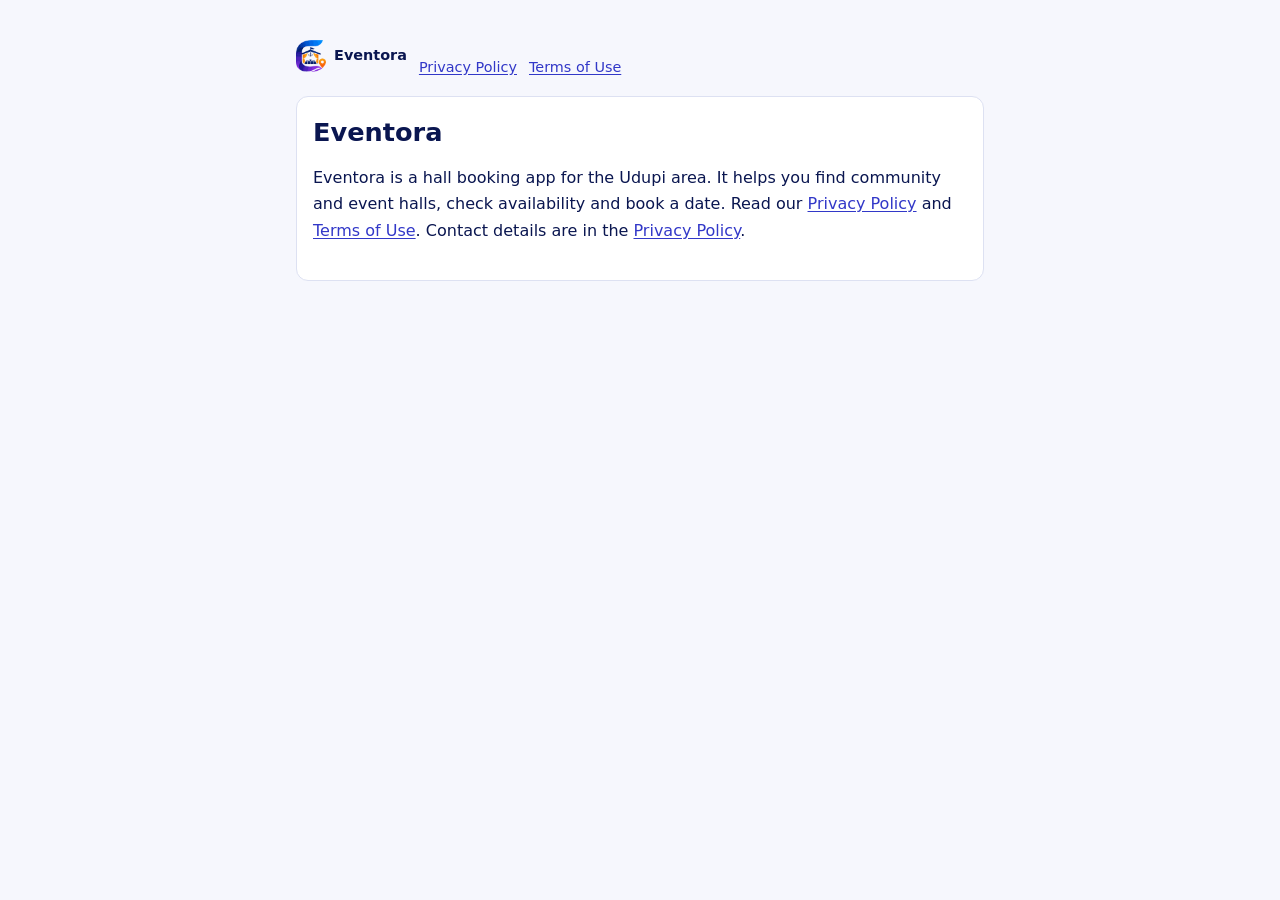
<file: index.html>
<!doctype html>
<html lang="en">
<head>
<meta charset="utf-8">
<meta name="viewport" content="width=device-width, initial-scale=1">
<title>Eventora</title>
<link rel="stylesheet" href="style.css">
</head>
<body>
<main>
<nav><a class="brand" href=""><img src="logo-mark.png" alt="" width="30" height="32">Eventora</a><a href="privacy/">Privacy Policy</a><a href="terms/">Terms of Use</a></nav>
<div class="card">
<h1>Eventora</h1>
<p>Eventora is a hall booking app for the Udupi area. It helps you find community and event halls, check availability and book a date. Read our <a href="privacy/">Privacy Policy</a> and <a href="terms/">Terms of Use</a>. Contact details are in the <a href="privacy/">Privacy Policy</a>.</p>
</div>
</main>
</body>
</html>
</file>
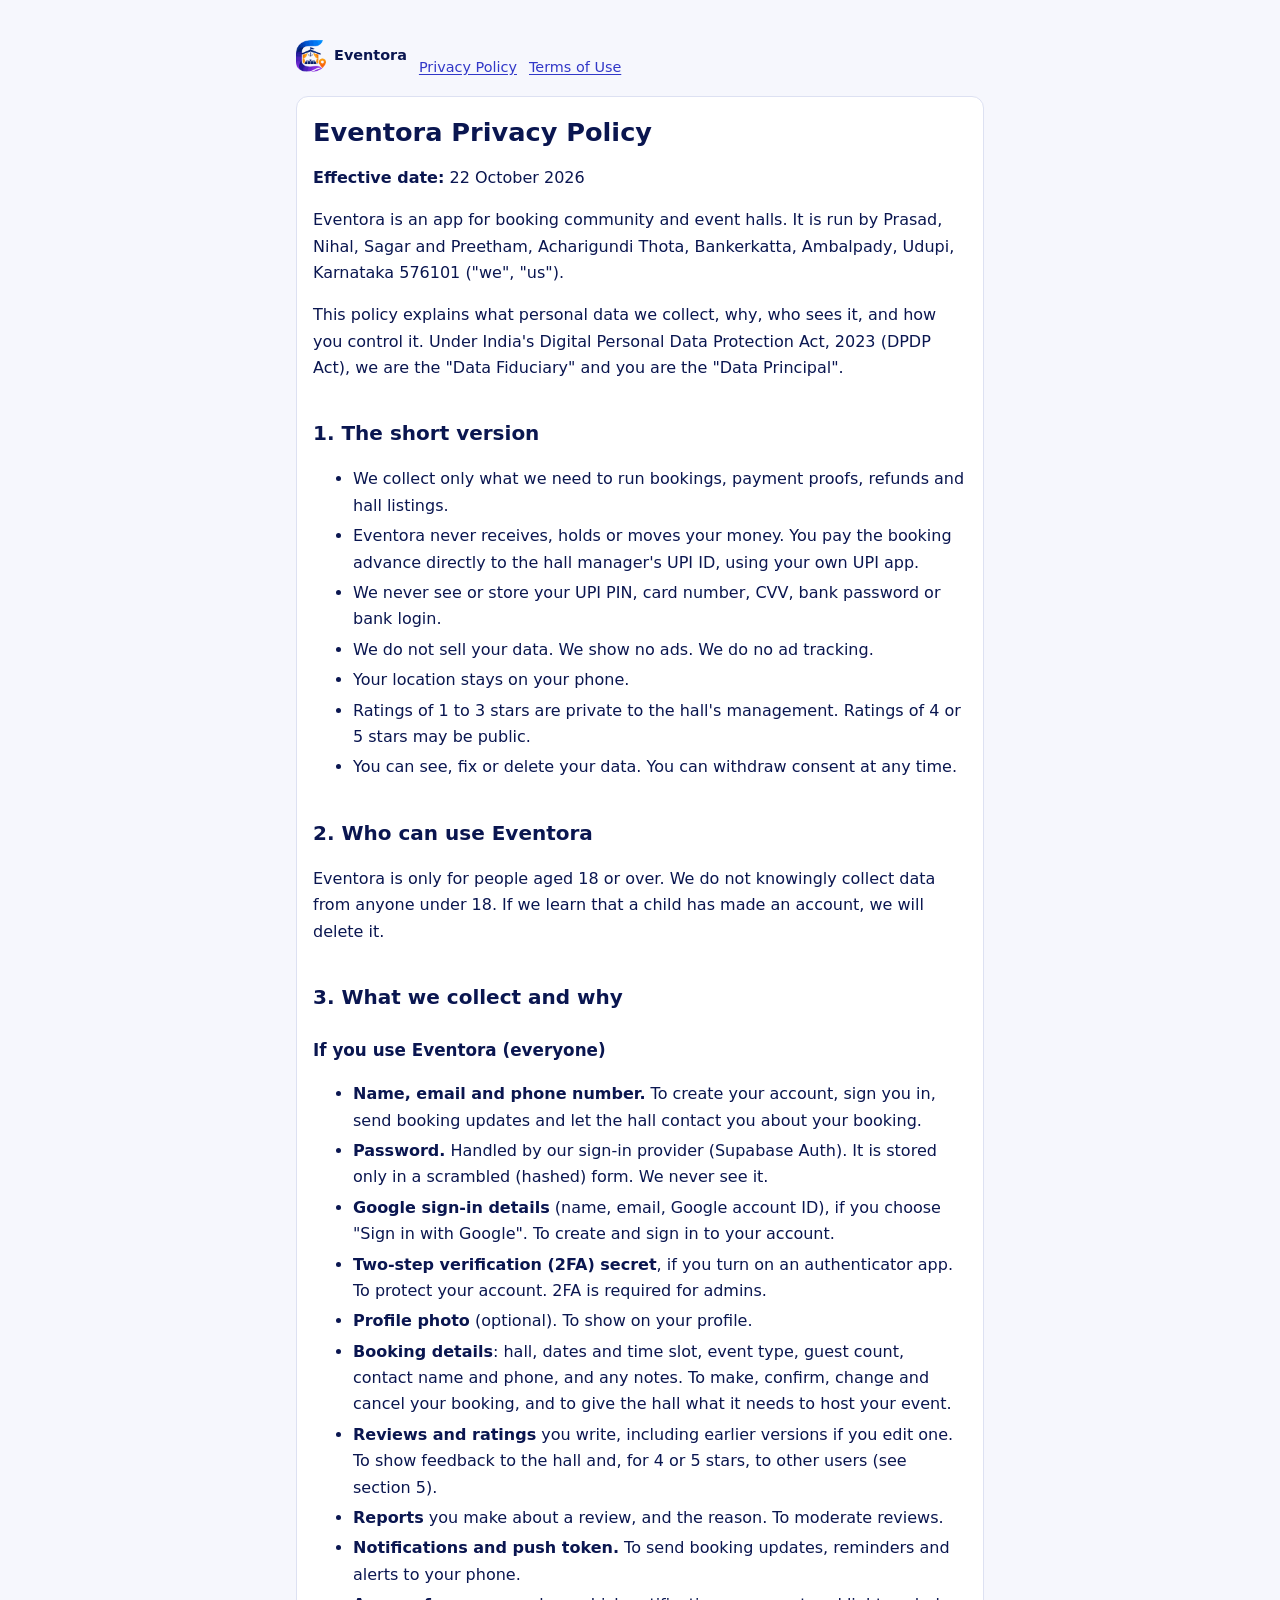
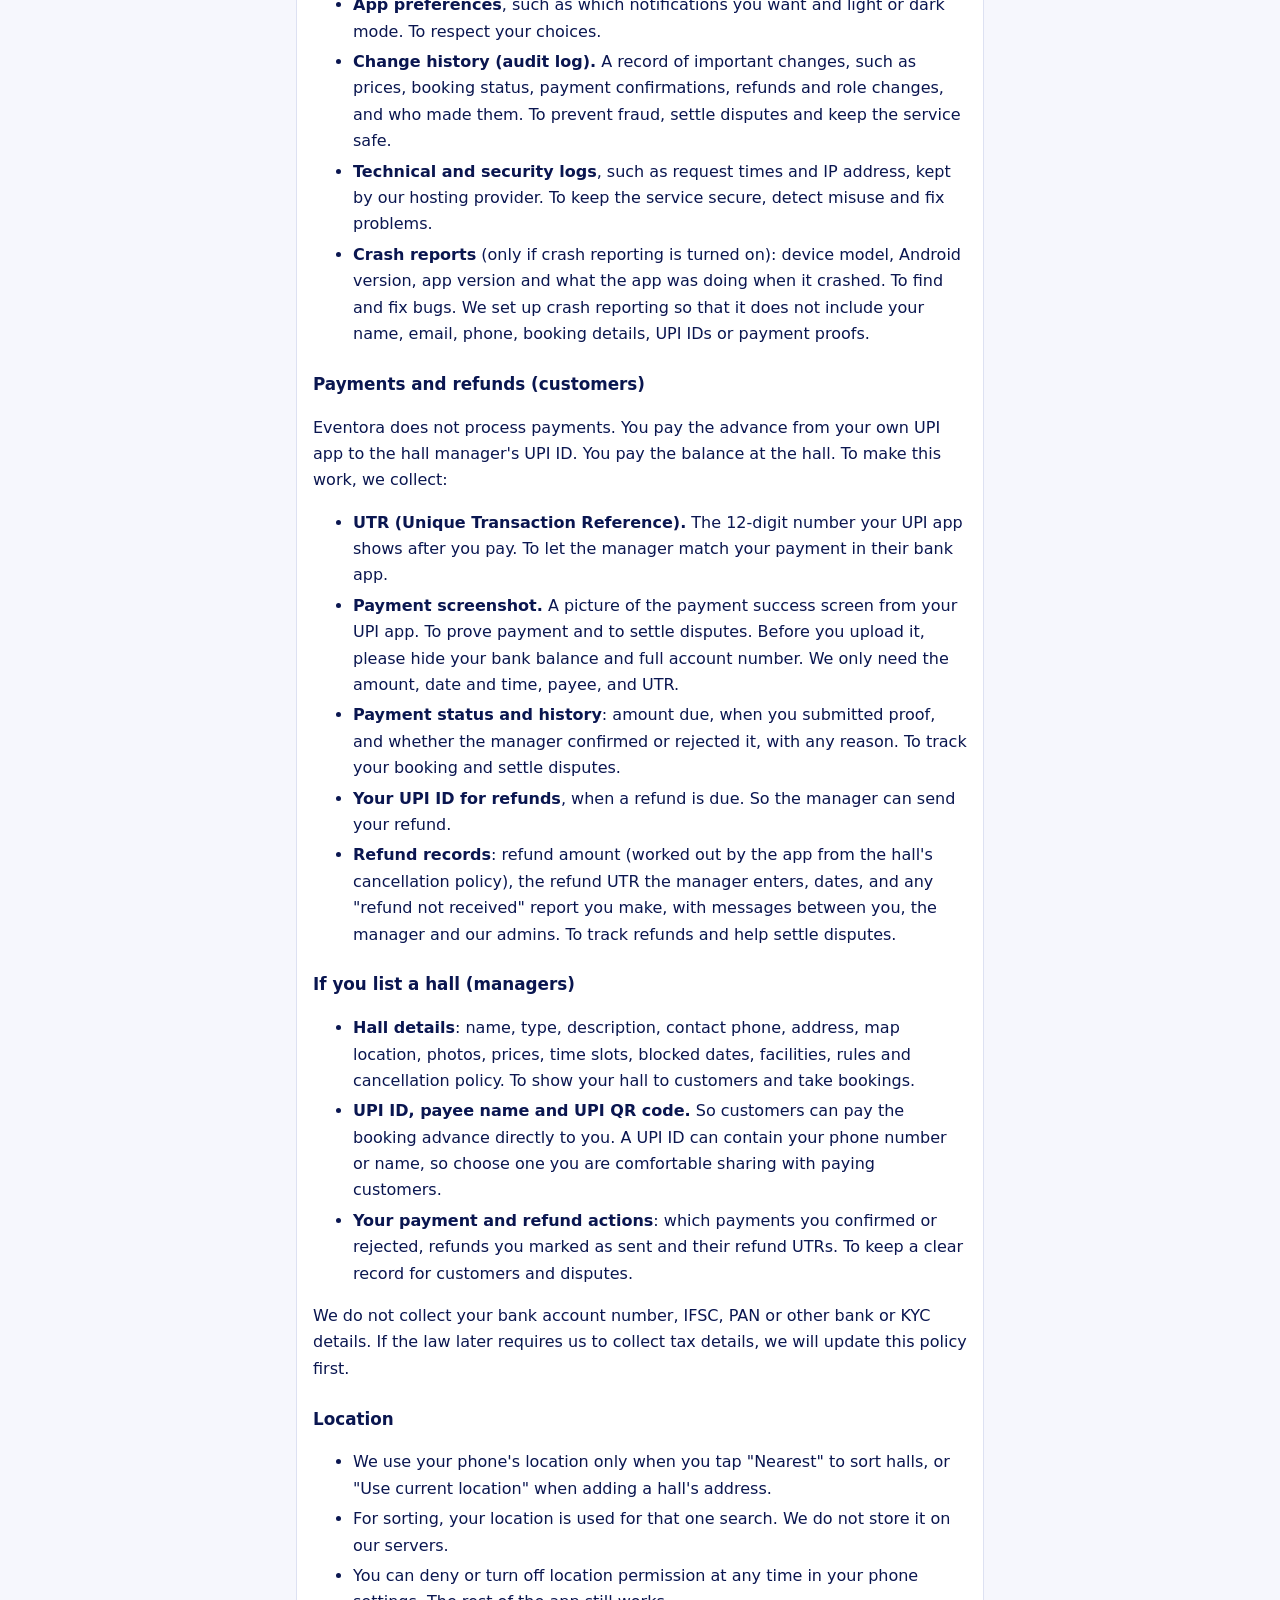
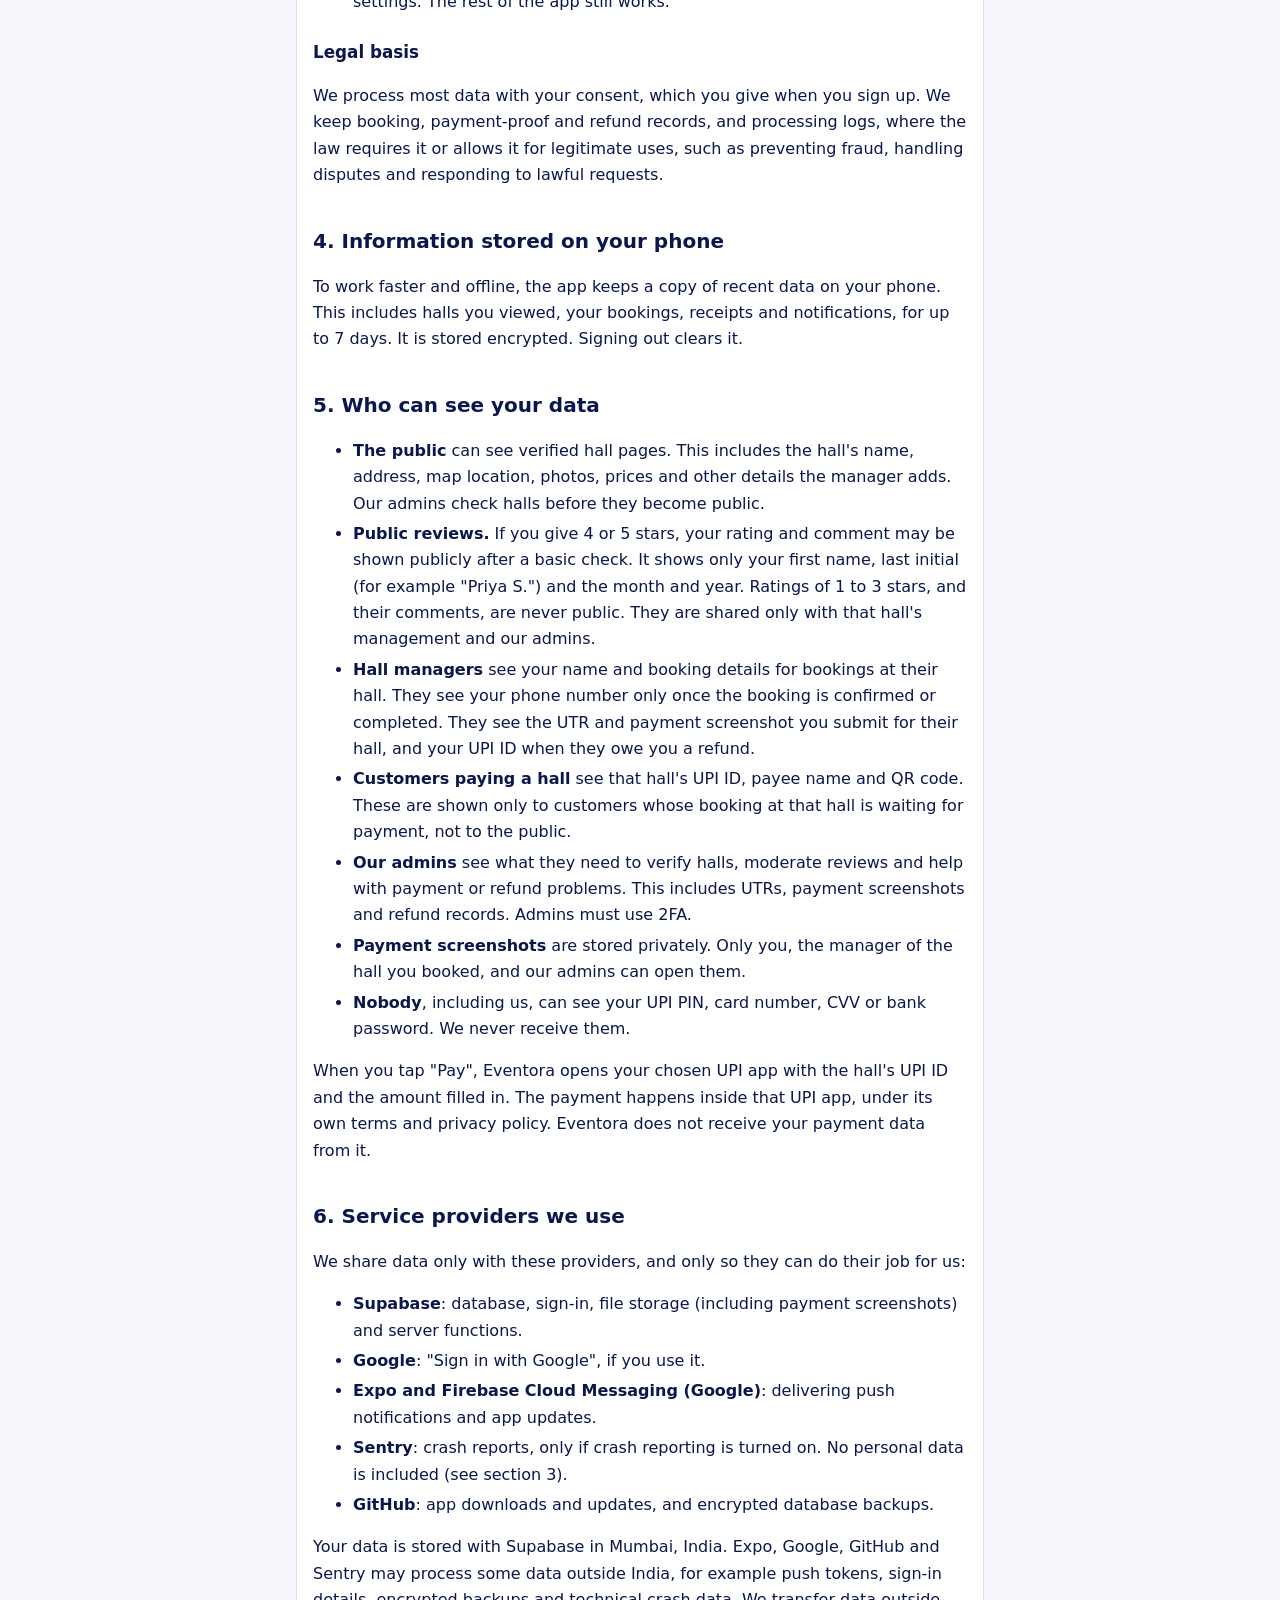
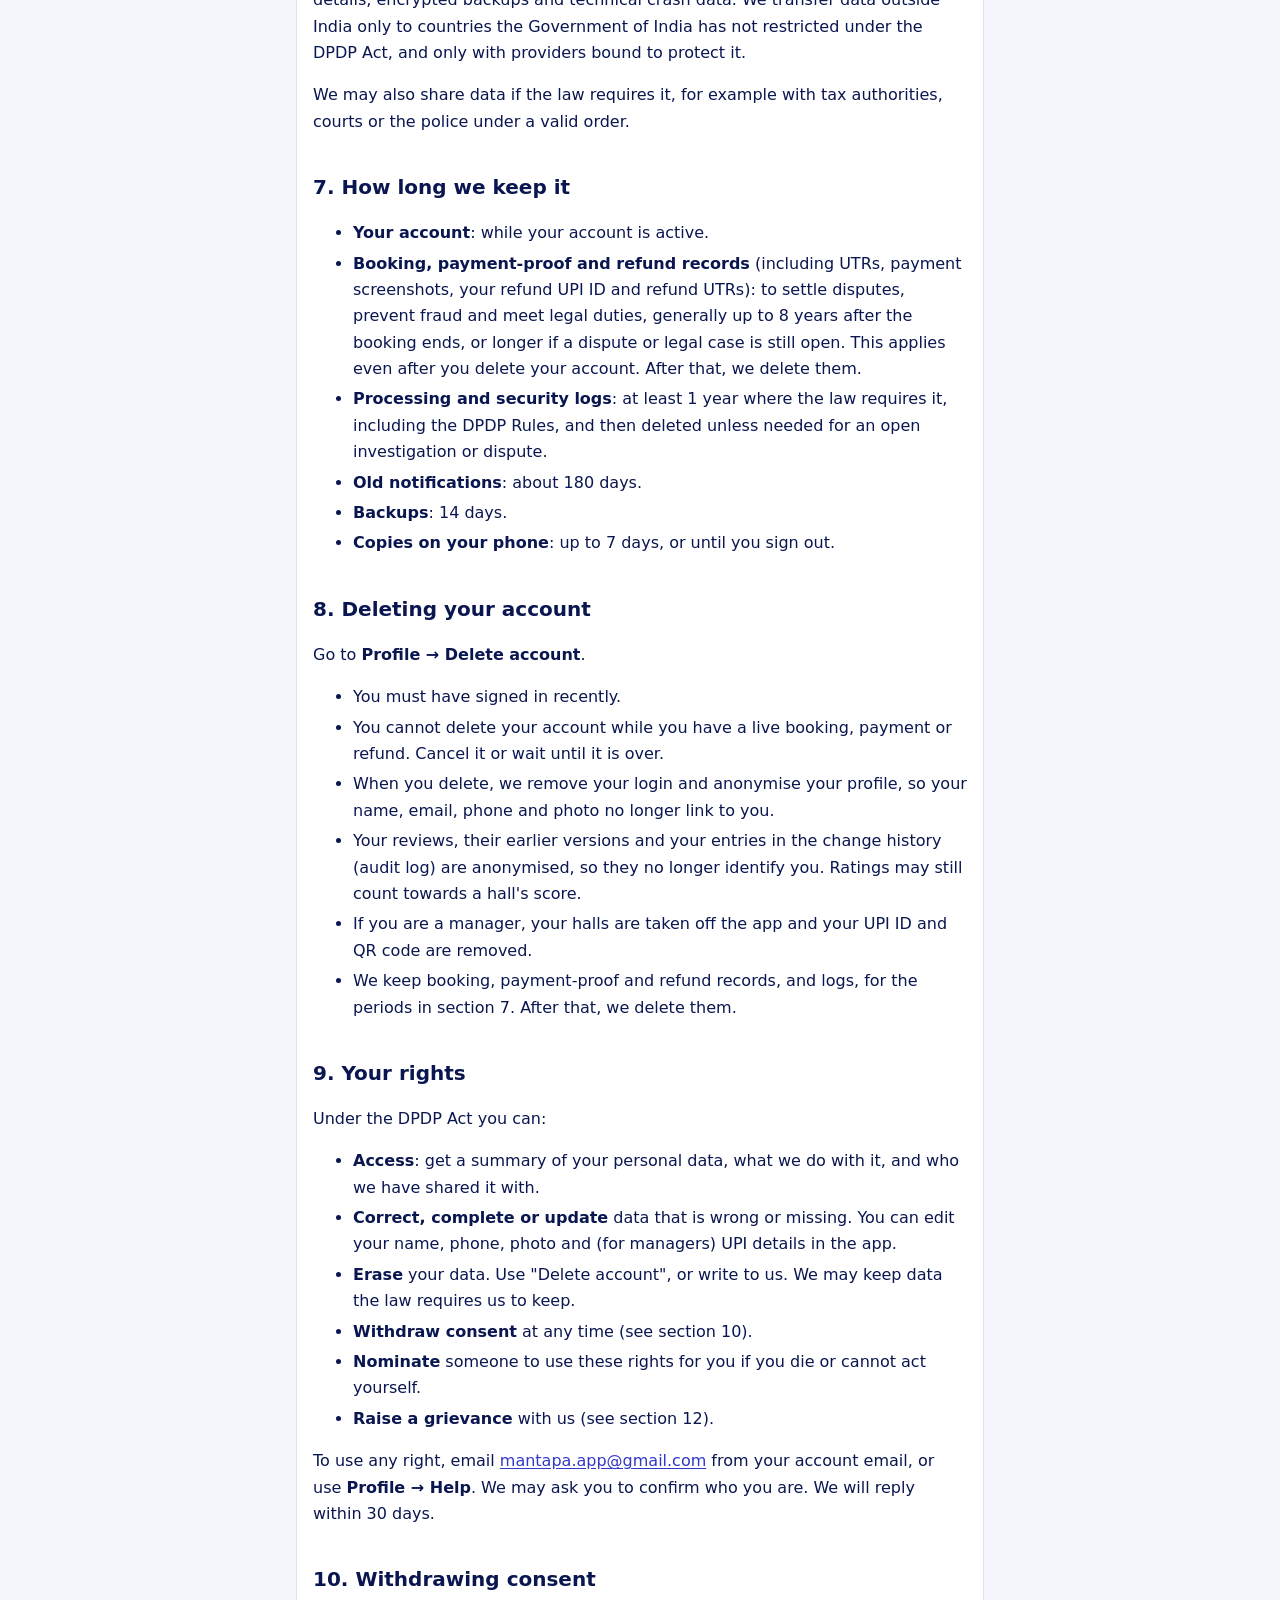
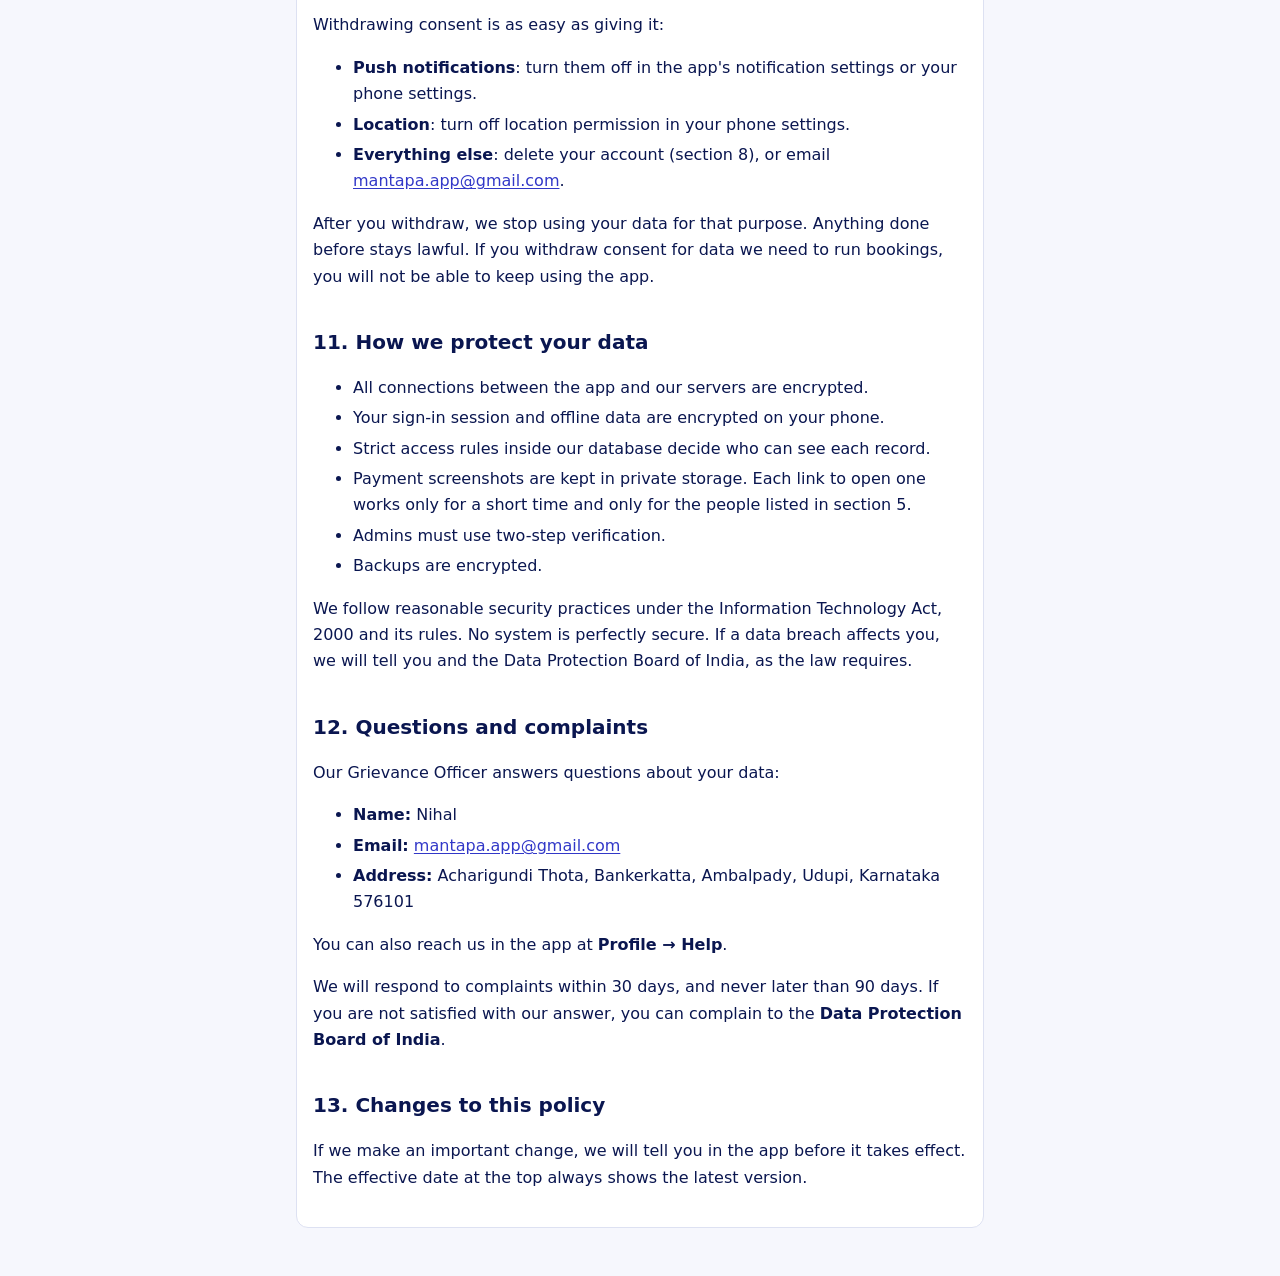
<file: privacy/index.html>
<!doctype html>
<html lang="en">
<head>
<meta charset="utf-8">
<meta name="viewport" content="width=device-width, initial-scale=1">
<title>Privacy Policy | Eventora</title>
<link rel="stylesheet" href="../style.css">
</head>
<body>
<main>
<nav><a class="brand" href="../"><img src="../logo-mark.png" alt="" width="30" height="32">Eventora</a><a href="../privacy/">Privacy Policy</a><a href="../terms/">Terms of Use</a></nav>
<article class="card">
<h1>Eventora Privacy Policy</h1>
<p><strong>Effective date:</strong> 22 October 2026</p>
<p>Eventora is an app for booking community and event halls. It is run by Prasad, Nihal, Sagar and Preetham, Acharigundi Thota, Bankerkatta, Ambalpady, Udupi, Karnataka 576101 (&quot;we&quot;, &quot;us&quot;).</p>
<p>This policy explains what personal data we collect, why, who sees it, and how you control it. Under India&#39;s Digital Personal Data Protection Act, 2023 (DPDP Act), we are the &quot;Data Fiduciary&quot; and you are the &quot;Data Principal&quot;.</p>
<h2>1. The short version</h2>
<ul>
<li>We collect only what we need to run bookings, payment proofs, refunds and hall listings.</li>
<li>Eventora never receives, holds or moves your money. You pay the booking advance directly to the hall manager&#39;s UPI ID, using your own UPI app.</li>
<li>We never see or store your UPI PIN, card number, CVV, bank password or bank login.</li>
<li>We do not sell your data. We show no ads. We do no ad tracking.</li>
<li>Your location stays on your phone.</li>
<li>Ratings of 1 to 3 stars are private to the hall&#39;s management. Ratings of 4 or 5 stars may be public.</li>
<li>You can see, fix or delete your data. You can withdraw consent at any time.</li>
</ul>
<h2>2. Who can use Eventora</h2>
<p>Eventora is only for people aged 18 or over. We do not knowingly collect data from anyone under 18. If we learn that a child has made an account, we will delete it.</p>
<h2>3. What we collect and why</h2>
<h3>If you use Eventora (everyone)</h3>
<ul>
<li><strong>Name, email and phone number.</strong> To create your account, sign you in, send booking updates and let the hall contact you about your booking.</li>
<li><strong>Password.</strong> Handled by our sign-in provider (Supabase Auth). It is stored only in a scrambled (hashed) form. We never see it.</li>
<li><strong>Google sign-in details</strong> (name, email, Google account ID), if you choose &quot;Sign in with Google&quot;. To create and sign in to your account.</li>
<li><strong>Two-step verification (2FA) secret</strong>, if you turn on an authenticator app. To protect your account. 2FA is required for admins.</li>
<li><strong>Profile photo</strong> (optional). To show on your profile.</li>
<li><strong>Booking details</strong>: hall, dates and time slot, event type, guest count, contact name and phone, and any notes. To make, confirm, change and cancel your booking, and to give the hall what it needs to host your event.</li>
<li><strong>Reviews and ratings</strong> you write, including earlier versions if you edit one. To show feedback to the hall and, for 4 or 5 stars, to other users (see section 5).</li>
<li><strong>Reports</strong> you make about a review, and the reason. To moderate reviews.</li>
<li><strong>Notifications and push token.</strong> To send booking updates, reminders and alerts to your phone.</li>
<li><strong>App preferences</strong>, such as which notifications you want and light or dark mode. To respect your choices.</li>
<li><strong>Change history (audit log).</strong> A record of important changes, such as prices, booking status, payment confirmations, refunds and role changes, and who made them. To prevent fraud, settle disputes and keep the service safe.</li>
<li><strong>Technical and security logs</strong>, such as request times and IP address, kept by our hosting provider. To keep the service secure, detect misuse and fix problems.</li>
<li><strong>Crash reports</strong> (only if crash reporting is turned on): device model, Android version, app version and what the app was doing when it crashed. To find and fix bugs. We set up crash reporting so that it does not include your name, email, phone, booking details, UPI IDs or payment proofs.</li>
</ul>
<h3>Payments and refunds (customers)</h3>
<p>Eventora does not process payments. You pay the advance from your own UPI app to the hall manager&#39;s UPI ID. You pay the balance at the hall. To make this work, we collect:</p>
<ul>
<li><strong>UTR (Unique Transaction Reference).</strong> The 12-digit number your UPI app shows after you pay. To let the manager match your payment in their bank app.</li>
<li><strong>Payment screenshot.</strong> A picture of the payment success screen from your UPI app. To prove payment and to settle disputes. Before you upload it, please hide your bank balance and full account number. We only need the amount, date and time, payee, and UTR.</li>
<li><strong>Payment status and history</strong>: amount due, when you submitted proof, and whether the manager confirmed or rejected it, with any reason. To track your booking and settle disputes.</li>
<li><strong>Your UPI ID for refunds</strong>, when a refund is due. So the manager can send your refund.</li>
<li><strong>Refund records</strong>: refund amount (worked out by the app from the hall&#39;s cancellation policy), the refund UTR the manager enters, dates, and any &quot;refund not received&quot; report you make, with messages between you, the manager and our admins. To track refunds and help settle disputes.</li>
</ul>
<h3>If you list a hall (managers)</h3>
<ul>
<li><strong>Hall details</strong>: name, type, description, contact phone, address, map location, photos, prices, time slots, blocked dates, facilities, rules and cancellation policy. To show your hall to customers and take bookings.</li>
<li><strong>UPI ID, payee name and UPI QR code.</strong> So customers can pay the booking advance directly to you. A UPI ID can contain your phone number or name, so choose one you are comfortable sharing with paying customers.</li>
<li><strong>Your payment and refund actions</strong>: which payments you confirmed or rejected, refunds you marked as sent and their refund UTRs. To keep a clear record for customers and disputes.</li>
</ul>
<p>We do not collect your bank account number, IFSC, PAN or other bank or KYC details. If the law later requires us to collect tax details, we will update this policy first.</p>
<h3>Location</h3>
<ul>
<li>We use your phone&#39;s location only when you tap &quot;Nearest&quot; to sort halls, or &quot;Use current location&quot; when adding a hall&#39;s address.</li>
<li>For sorting, your location is used for that one search. We do not store it on our servers.</li>
<li>You can deny or turn off location permission at any time in your phone settings. The rest of the app still works.</li>
</ul>
<h3>Legal basis</h3>
<p>We process most data with your consent, which you give when you sign up. We keep booking, payment-proof and refund records, and processing logs, where the law requires it or allows it for legitimate uses, such as preventing fraud, handling disputes and responding to lawful requests.</p>
<h2>4. Information stored on your phone</h2>
<p>To work faster and offline, the app keeps a copy of recent data on your phone. This includes halls you viewed, your bookings, receipts and notifications, for up to 7 days. It is stored encrypted. Signing out clears it.</p>
<h2>5. Who can see your data</h2>
<ul>
<li><strong>The public</strong> can see verified hall pages. This includes the hall&#39;s name, address, map location, photos, prices and other details the manager adds. Our admins check halls before they become public.</li>
<li><strong>Public reviews.</strong> If you give 4 or 5 stars, your rating and comment may be shown publicly after a basic check. It shows only your first name, last initial (for example &quot;Priya S.&quot;) and the month and year. Ratings of 1 to 3 stars, and their comments, are never public. They are shared only with that hall&#39;s management and our admins.</li>
<li><strong>Hall managers</strong> see your name and booking details for bookings at their hall. They see your phone number only once the booking is confirmed or completed. They see the UTR and payment screenshot you submit for their hall, and your UPI ID when they owe you a refund.</li>
<li><strong>Customers paying a hall</strong> see that hall&#39;s UPI ID, payee name and QR code. These are shown only to customers whose booking at that hall is waiting for payment, not to the public.</li>
<li><strong>Our admins</strong> see what they need to verify halls, moderate reviews and help with payment or refund problems. This includes UTRs, payment screenshots and refund records. Admins must use 2FA.</li>
<li><strong>Payment screenshots</strong> are stored privately. Only you, the manager of the hall you booked, and our admins can open them.</li>
<li><strong>Nobody</strong>, including us, can see your UPI PIN, card number, CVV or bank password. We never receive them.</li>
</ul>
<p>When you tap &quot;Pay&quot;, Eventora opens your chosen UPI app with the hall&#39;s UPI ID and the amount filled in. The payment happens inside that UPI app, under its own terms and privacy policy. Eventora does not receive your payment data from it.</p>
<h2>6. Service providers we use</h2>
<p>We share data only with these providers, and only so they can do their job for us:</p>
<ul>
<li><strong>Supabase</strong>: database, sign-in, file storage (including payment screenshots) and server functions.</li>
<li><strong>Google</strong>: &quot;Sign in with Google&quot;, if you use it.</li>
<li><strong>Expo and Firebase Cloud Messaging (Google)</strong>: delivering push notifications and app updates.</li>
<li><strong>Sentry</strong>: crash reports, only if crash reporting is turned on. No personal data is included (see section 3).</li>
<li><strong>GitHub</strong>: app downloads and updates, and encrypted database backups.</li>
</ul>
<p>Your data is stored with Supabase in Mumbai, India. Expo, Google, GitHub and Sentry may process some data outside India, for example push tokens, sign-in details, encrypted backups and technical crash data. We transfer data outside India only to countries the Government of India has not restricted under the DPDP Act, and only with providers bound to protect it.</p>
<p>We may also share data if the law requires it, for example with tax authorities, courts or the police under a valid order.</p>
<h2>7. How long we keep it</h2>
<ul>
<li><strong>Your account</strong>: while your account is active.</li>
<li><strong>Booking, payment-proof and refund records</strong> (including UTRs, payment screenshots, your refund UPI ID and refund UTRs): to settle disputes, prevent fraud and meet legal duties, generally up to 8 years after the booking ends, or longer if a dispute or legal case is still open. This applies even after you delete your account. After that, we delete them.</li>
<li><strong>Processing and security logs</strong>: at least 1 year where the law requires it, including the DPDP Rules, and then deleted unless needed for an open investigation or dispute.</li>
<li><strong>Old notifications</strong>: about 180 days.</li>
<li><strong>Backups</strong>: 14 days.</li>
<li><strong>Copies on your phone</strong>: up to 7 days, or until you sign out.</li>
</ul>
<h2>8. Deleting your account</h2>
<p>Go to <strong>Profile → Delete account</strong>.</p>
<ul>
<li>You must have signed in recently.</li>
<li>You cannot delete your account while you have a live booking, payment or refund. Cancel it or wait until it is over.</li>
<li>When you delete, we remove your login and anonymise your profile, so your name, email, phone and photo no longer link to you.</li>
<li>Your reviews, their earlier versions and your entries in the change history (audit log) are anonymised, so they no longer identify you. Ratings may still count towards a hall&#39;s score.</li>
<li>If you are a manager, your halls are taken off the app and your UPI ID and QR code are removed.</li>
<li>We keep booking, payment-proof and refund records, and logs, for the periods in section 7. After that, we delete them.</li>
</ul>
<h2>9. Your rights</h2>
<p>Under the DPDP Act you can:</p>
<ul>
<li><strong>Access</strong>: get a summary of your personal data, what we do with it, and who we have shared it with.</li>
<li><strong>Correct, complete or update</strong> data that is wrong or missing. You can edit your name, phone, photo and (for managers) UPI details in the app.</li>
<li><strong>Erase</strong> your data. Use &quot;Delete account&quot;, or write to us. We may keep data the law requires us to keep.</li>
<li><strong>Withdraw consent</strong> at any time (see section 10).</li>
<li><strong>Nominate</strong> someone to use these rights for you if you die or cannot act yourself.</li>
<li><strong>Raise a grievance</strong> with us (see section 12).</li>
</ul>
<p>To use any right, email <a href="mailto:mantapa.app@gmail.com">mantapa.app@gmail.com</a> from your account email, or use <strong>Profile → Help</strong>. We may ask you to confirm who you are. We will reply within 30 days.</p>
<h2>10. Withdrawing consent</h2>
<p>Withdrawing consent is as easy as giving it:</p>
<ul>
<li><strong>Push notifications</strong>: turn them off in the app&#39;s notification settings or your phone settings.</li>
<li><strong>Location</strong>: turn off location permission in your phone settings.</li>
<li><strong>Everything else</strong>: delete your account (section 8), or email <a href="mailto:mantapa.app@gmail.com">mantapa.app@gmail.com</a>.</li>
</ul>
<p>After you withdraw, we stop using your data for that purpose. Anything done before stays lawful. If you withdraw consent for data we need to run bookings, you will not be able to keep using the app.</p>
<h2>11. How we protect your data</h2>
<ul>
<li>All connections between the app and our servers are encrypted.</li>
<li>Your sign-in session and offline data are encrypted on your phone.</li>
<li>Strict access rules inside our database decide who can see each record.</li>
<li>Payment screenshots are kept in private storage. Each link to open one works only for a short time and only for the people listed in section 5.</li>
<li>Admins must use two-step verification.</li>
<li>Backups are encrypted.</li>
</ul>
<p>We follow reasonable security practices under the Information Technology Act, 2000 and its rules. No system is perfectly secure. If a data breach affects you, we will tell you and the Data Protection Board of India, as the law requires.</p>
<h2>12. Questions and complaints</h2>
<p>Our Grievance Officer answers questions about your data:</p>
<ul>
<li><strong>Name:</strong> Nihal</li>
<li><strong>Email:</strong> <a href="mailto:mantapa.app@gmail.com">mantapa.app@gmail.com</a></li>
<li><strong>Address:</strong> Acharigundi Thota, Bankerkatta, Ambalpady, Udupi, Karnataka 576101</li>
</ul>
<p>You can also reach us in the app at <strong>Profile → Help</strong>.</p>
<p>We will respond to complaints within 30 days, and never later than 90 days. If you are not satisfied with our answer, you can complain to the <strong>Data Protection Board of India</strong>.</p>
<h2>13. Changes to this policy</h2>
<p>If we make an important change, we will tell you in the app before it takes effect. The effective date at the top always shows the latest version.</p>
</article>
</main>
</body>
</html>
</file>
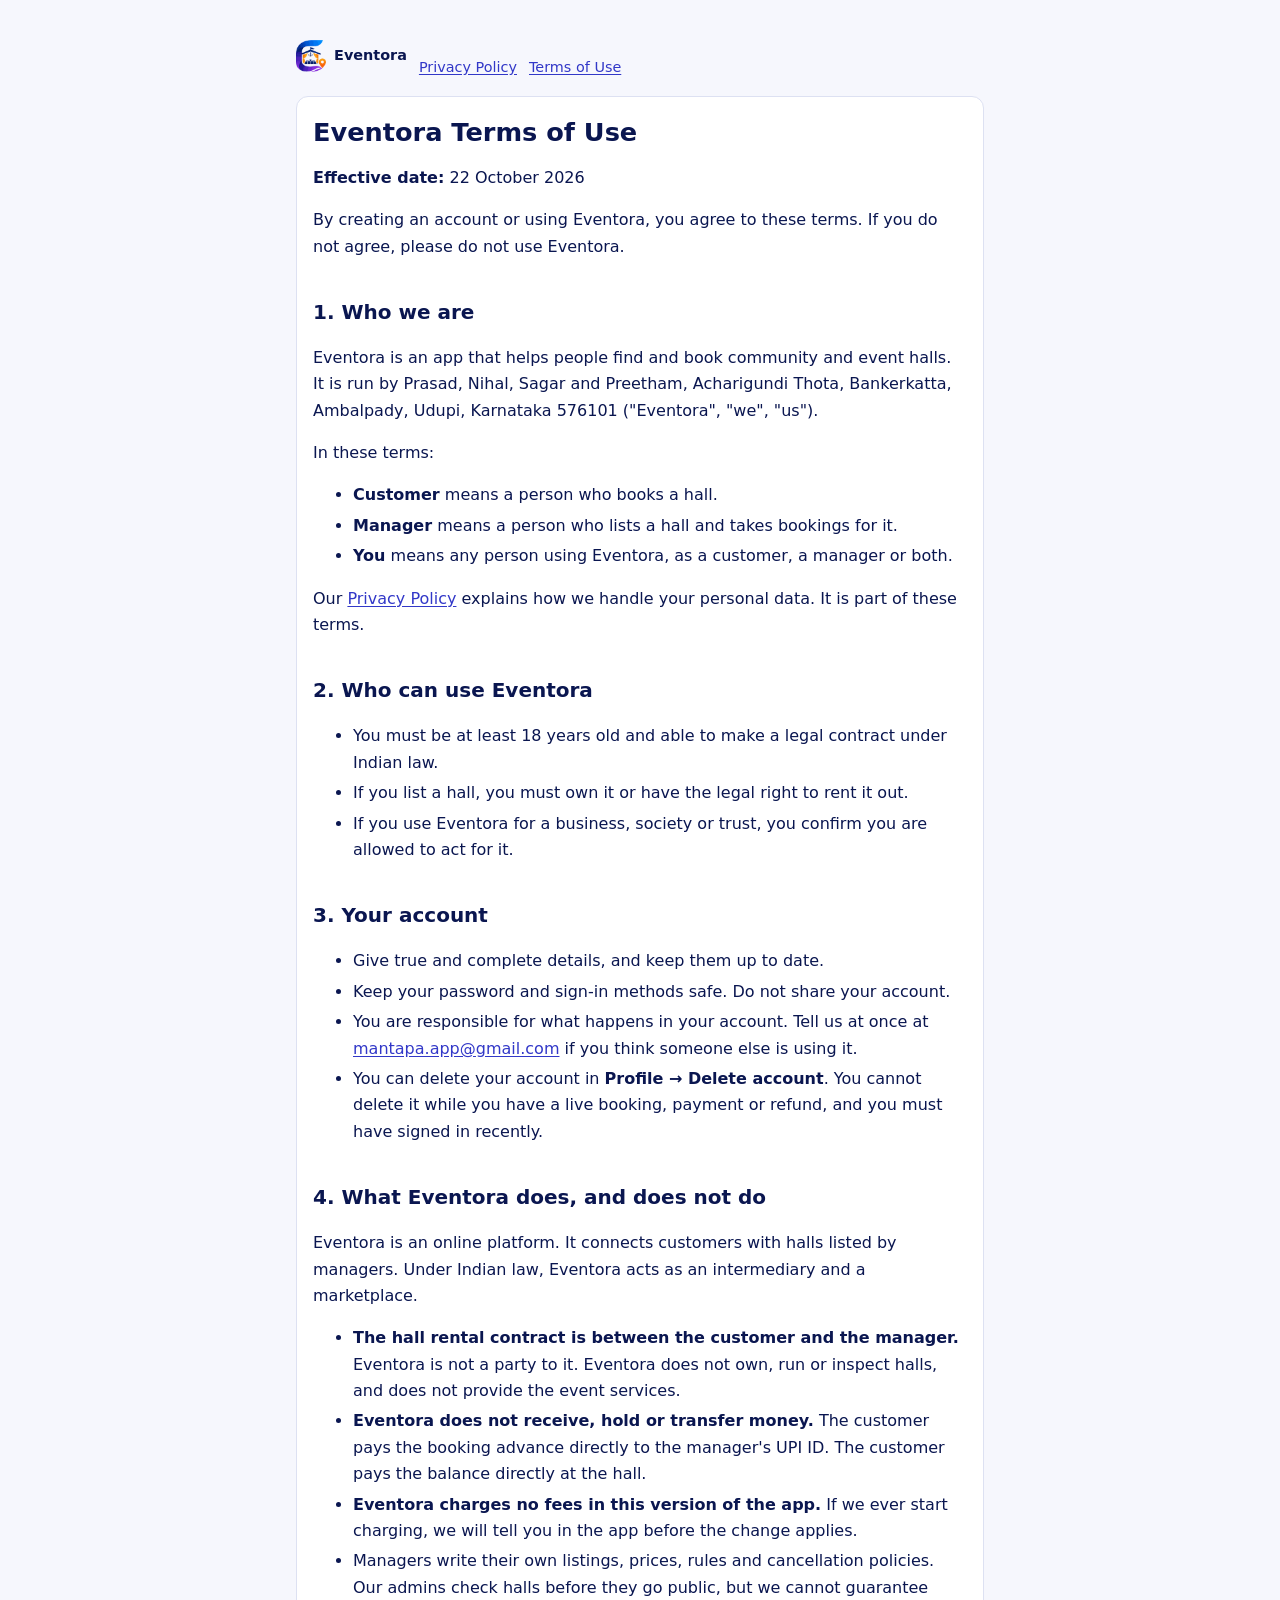
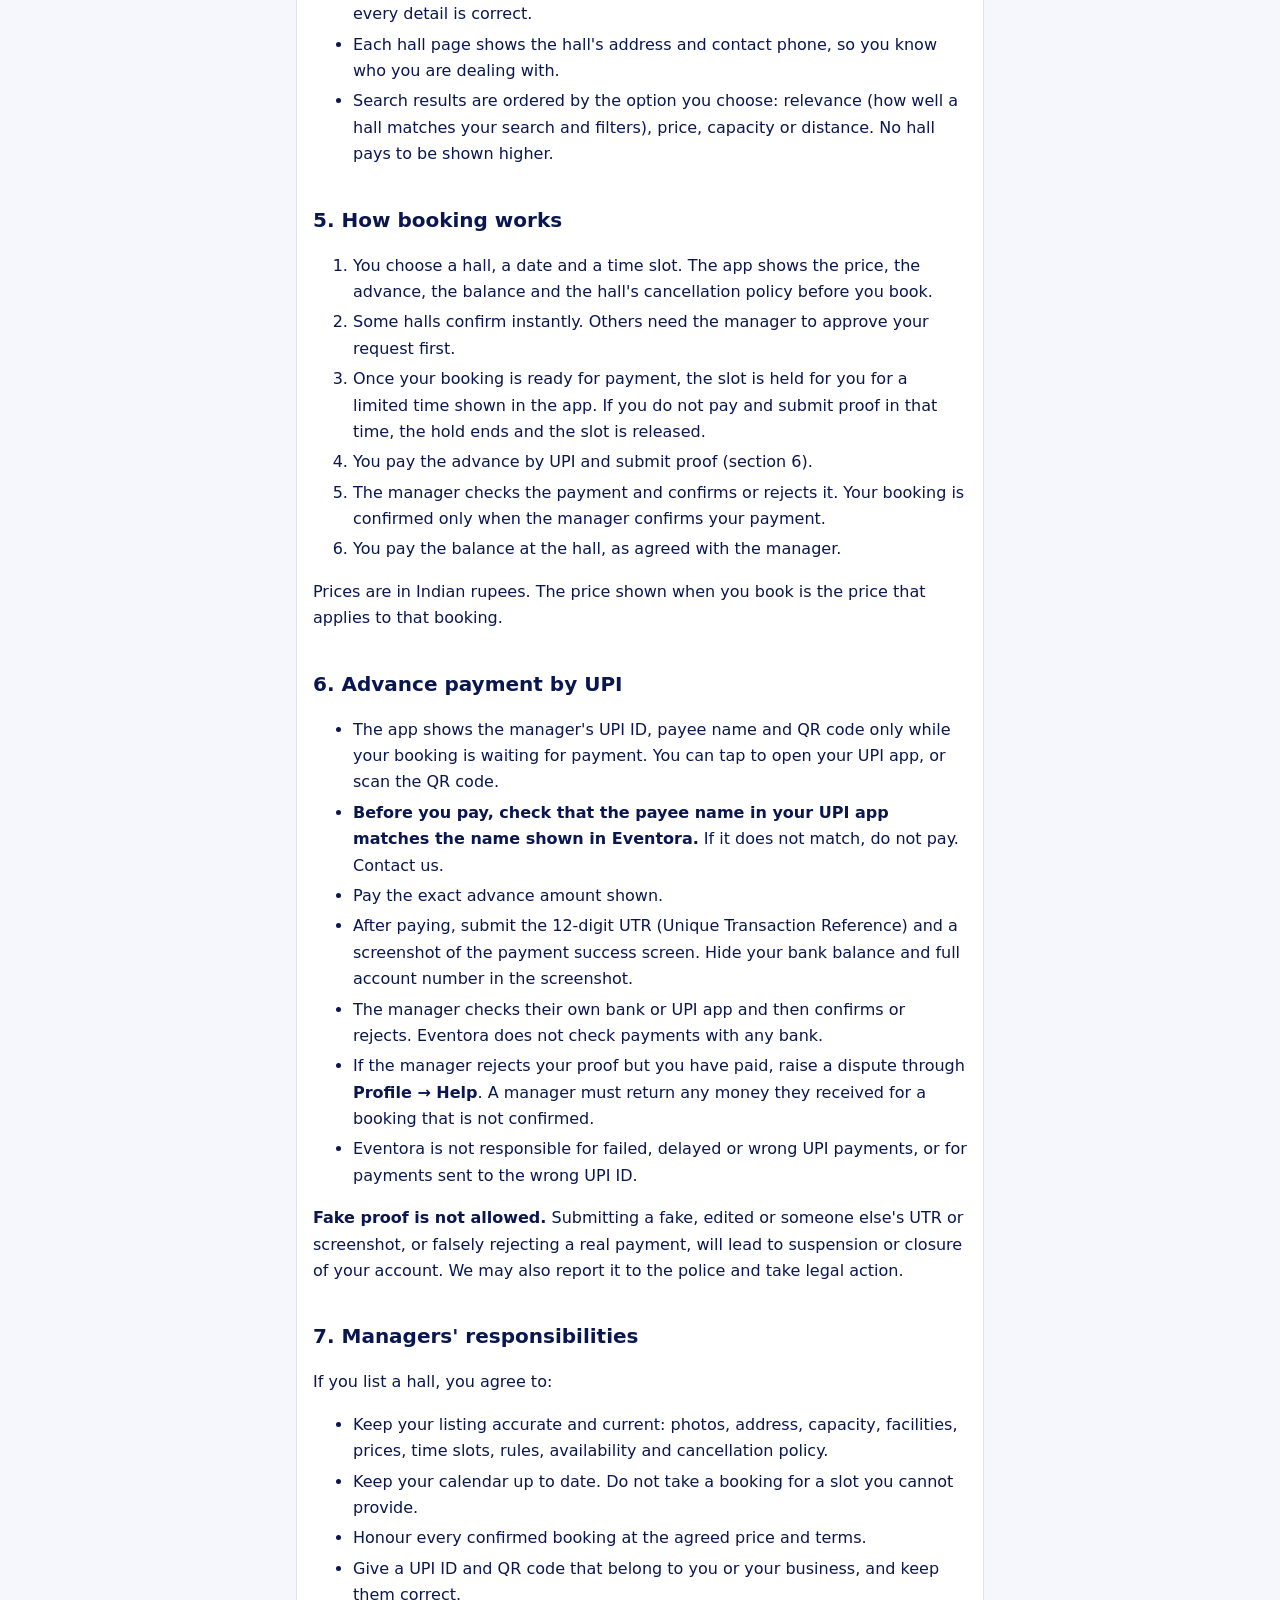
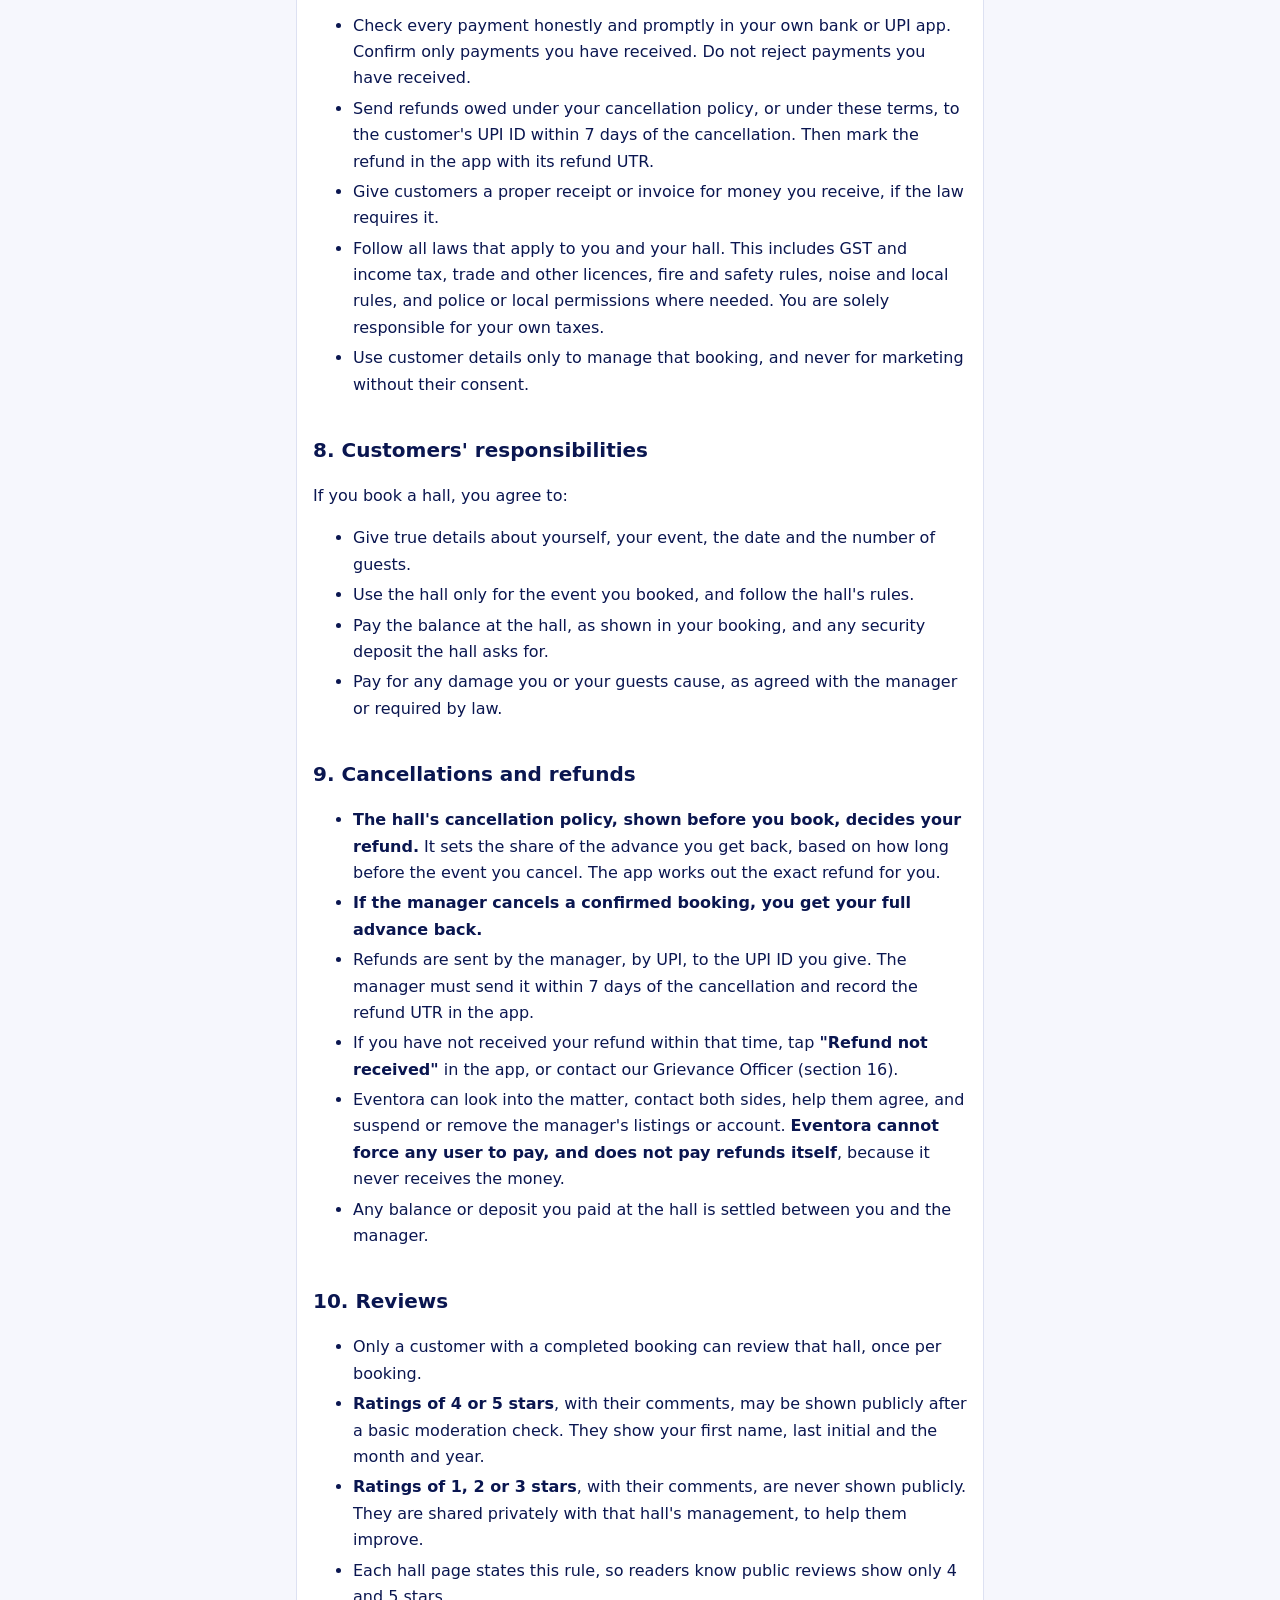
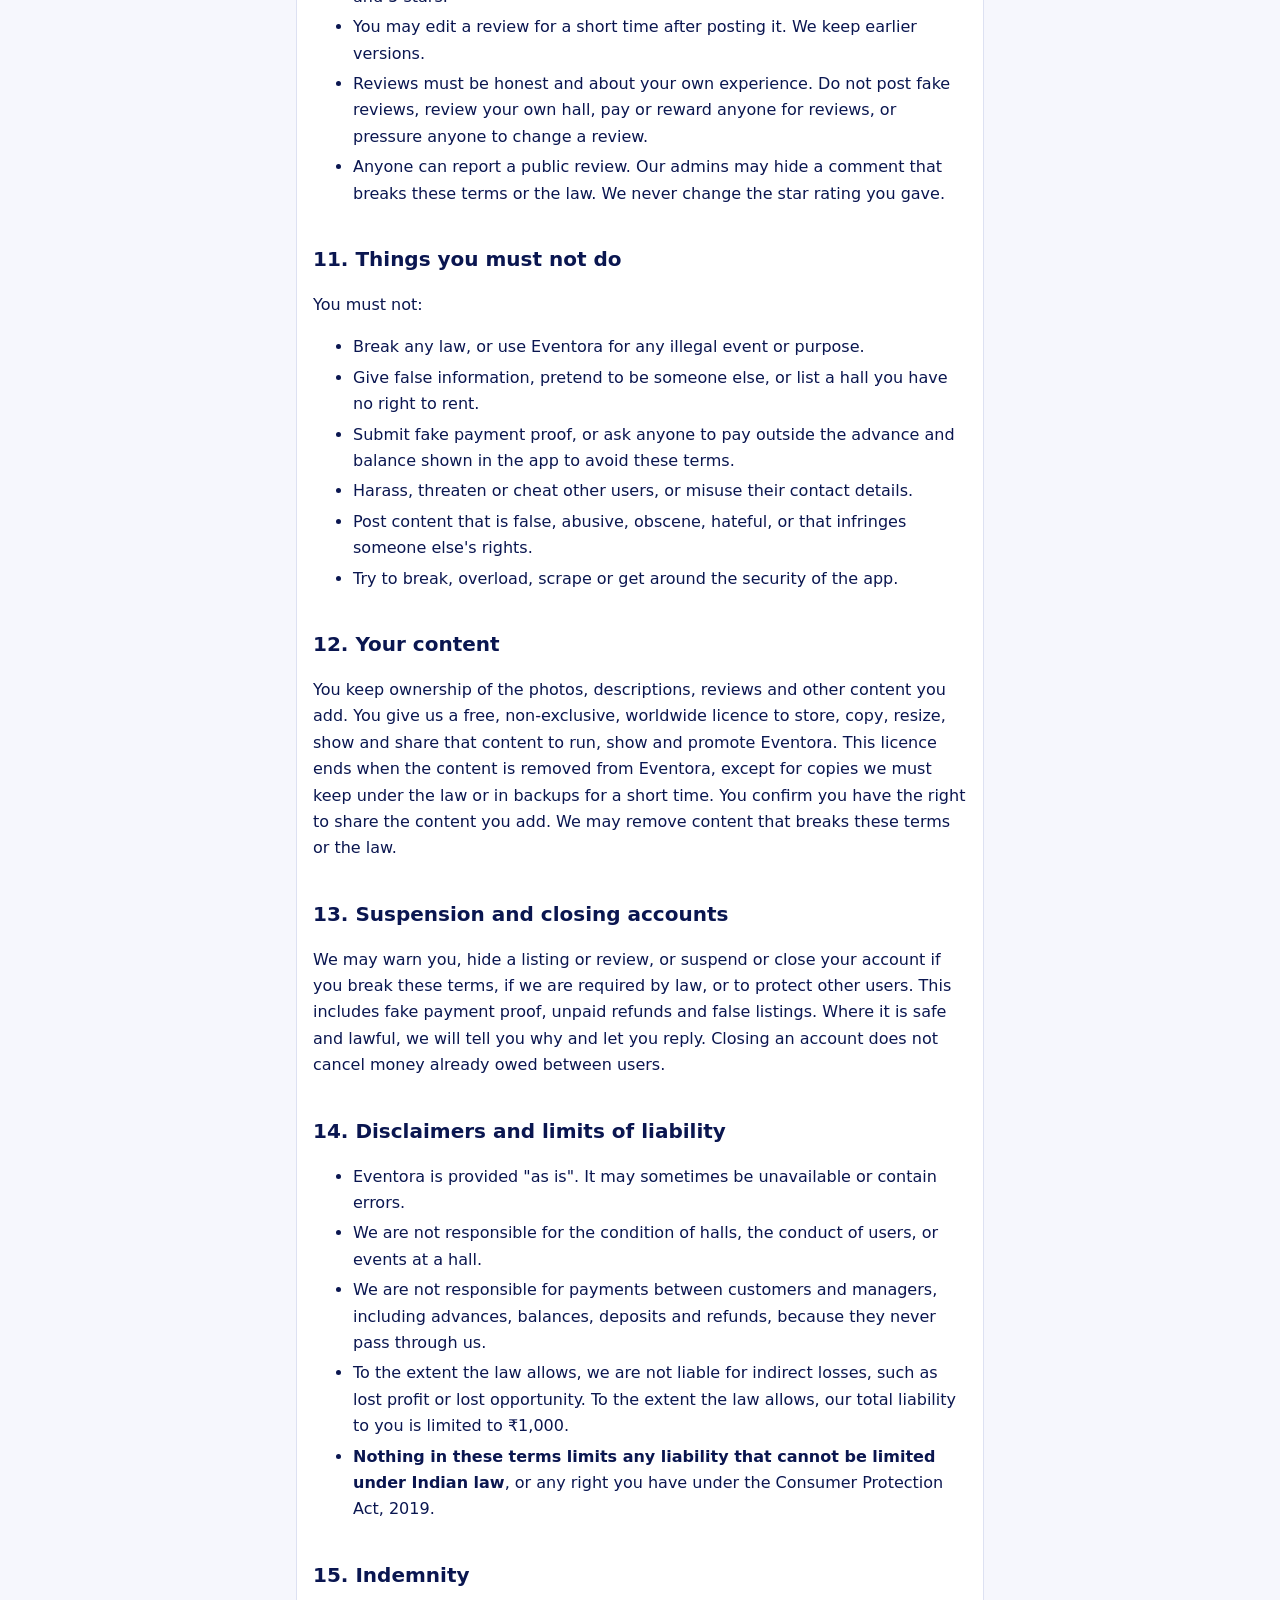
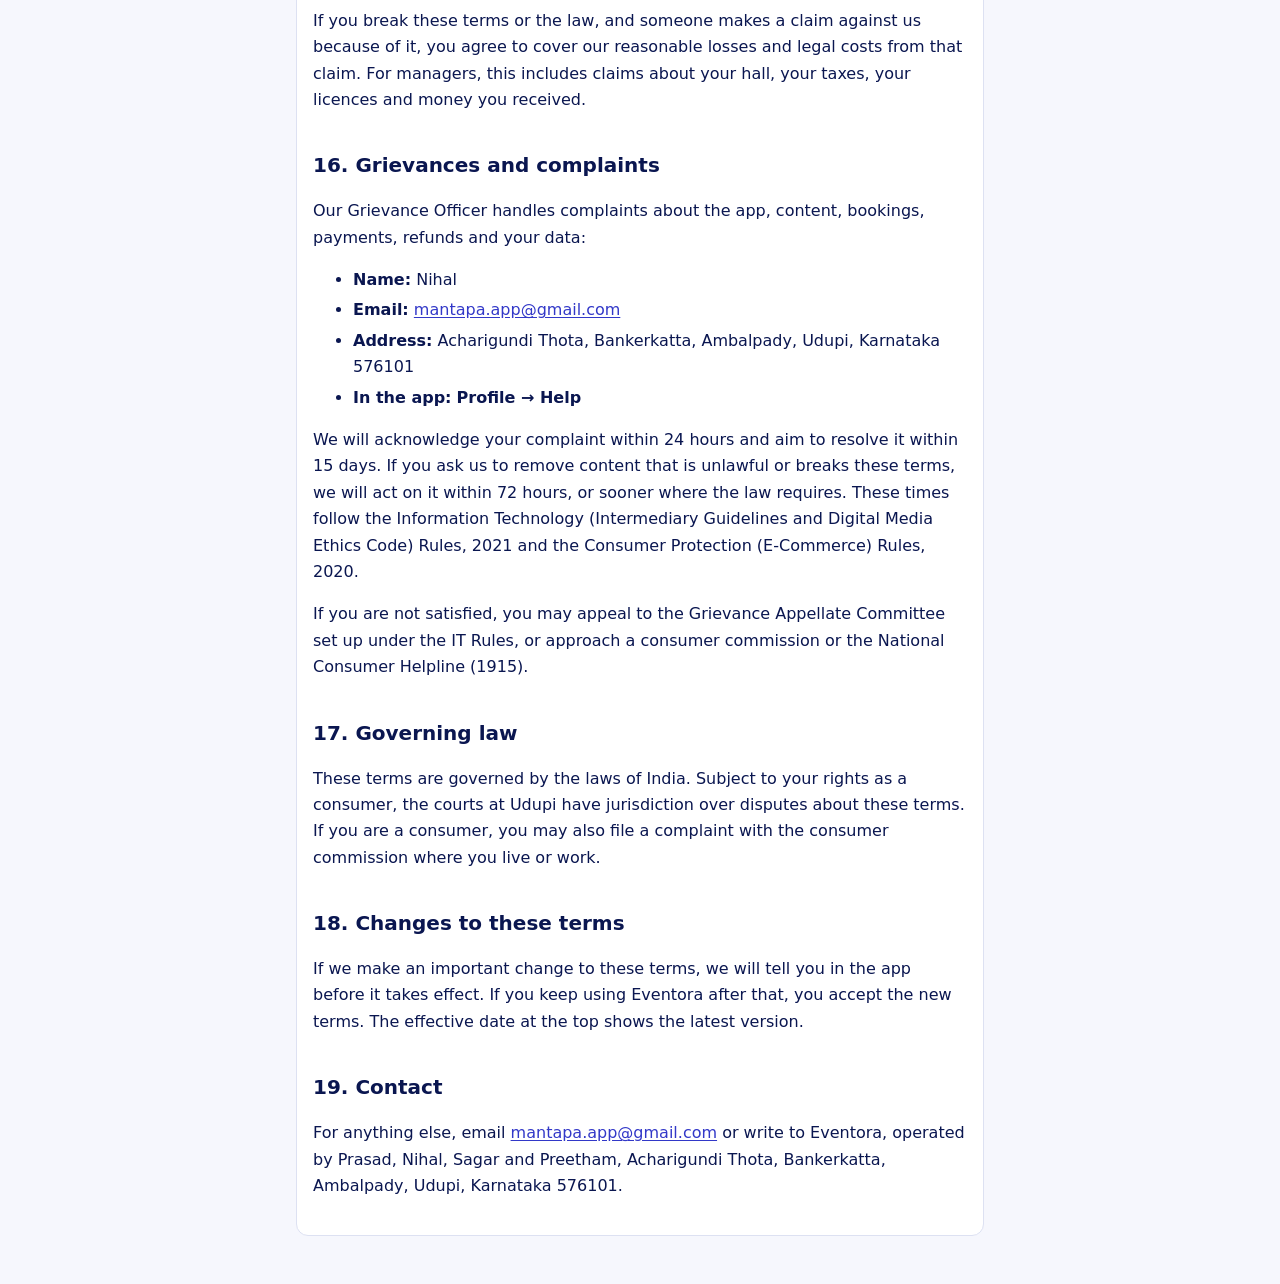
<file: terms/index.html>
<!doctype html>
<html lang="en">
<head>
<meta charset="utf-8">
<meta name="viewport" content="width=device-width, initial-scale=1">
<title>Terms of Use | Eventora</title>
<link rel="stylesheet" href="../style.css">
</head>
<body>
<main>
<nav><a class="brand" href="../"><img src="../logo-mark.png" alt="" width="30" height="32">Eventora</a><a href="../privacy/">Privacy Policy</a><a href="../terms/">Terms of Use</a></nav>
<article class="card">
<h1>Eventora Terms of Use</h1>
<p><strong>Effective date:</strong> 22 October 2026</p>
<p>By creating an account or using Eventora, you agree to these terms. If you do not agree, please do not use Eventora.</p>
<h2>1. Who we are</h2>
<p>Eventora is an app that helps people find and book community and event halls. It is run by Prasad, Nihal, Sagar and Preetham, Acharigundi Thota, Bankerkatta, Ambalpady, Udupi, Karnataka 576101 (&quot;Eventora&quot;, &quot;we&quot;, &quot;us&quot;).</p>
<p>In these terms:</p>
<ul>
<li><strong>Customer</strong> means a person who books a hall.</li>
<li><strong>Manager</strong> means a person who lists a hall and takes bookings for it.</li>
<li><strong>You</strong> means any person using Eventora, as a customer, a manager or both.</li>
</ul>
<p>Our <a href="./privacy-policy.md">Privacy Policy</a> explains how we handle your personal data. It is part of these terms.</p>
<h2>2. Who can use Eventora</h2>
<ul>
<li>You must be at least 18 years old and able to make a legal contract under Indian law.</li>
<li>If you list a hall, you must own it or have the legal right to rent it out.</li>
<li>If you use Eventora for a business, society or trust, you confirm you are allowed to act for it.</li>
</ul>
<h2>3. Your account</h2>
<ul>
<li>Give true and complete details, and keep them up to date.</li>
<li>Keep your password and sign-in methods safe. Do not share your account.</li>
<li>You are responsible for what happens in your account. Tell us at once at <a href="mailto:mantapa.app@gmail.com">mantapa.app@gmail.com</a> if you think someone else is using it.</li>
<li>You can delete your account in <strong>Profile → Delete account</strong>. You cannot delete it while you have a live booking, payment or refund, and you must have signed in recently.</li>
</ul>
<h2>4. What Eventora does, and does not do</h2>
<p>Eventora is an online platform. It connects customers with halls listed by managers. Under Indian law, Eventora acts as an intermediary and a marketplace.</p>
<ul>
<li><strong>The hall rental contract is between the customer and the manager.</strong> Eventora is not a party to it. Eventora does not own, run or inspect halls, and does not provide the event services.</li>
<li><strong>Eventora does not receive, hold or transfer money.</strong> The customer pays the booking advance directly to the manager&#39;s UPI ID. The customer pays the balance directly at the hall.</li>
<li><strong>Eventora charges no fees in this version of the app.</strong> If we ever start charging, we will tell you in the app before the change applies.</li>
<li>Managers write their own listings, prices, rules and cancellation policies. Our admins check halls before they go public, but we cannot guarantee every detail is correct.</li>
<li>Each hall page shows the hall&#39;s address and contact phone, so you know who you are dealing with.</li>
<li>Search results are ordered by the option you choose: relevance (how well a hall matches your search and filters), price, capacity or distance. No hall pays to be shown higher.</li>
</ul>
<h2>5. How booking works</h2>
<ol>
<li>You choose a hall, a date and a time slot. The app shows the price, the advance, the balance and the hall&#39;s cancellation policy before you book.</li>
<li>Some halls confirm instantly. Others need the manager to approve your request first.</li>
<li>Once your booking is ready for payment, the slot is held for you for a limited time shown in the app. If you do not pay and submit proof in that time, the hold ends and the slot is released.</li>
<li>You pay the advance by UPI and submit proof (section 6).</li>
<li>The manager checks the payment and confirms or rejects it. Your booking is confirmed only when the manager confirms your payment.</li>
<li>You pay the balance at the hall, as agreed with the manager.</li>
</ol>
<p>Prices are in Indian rupees. The price shown when you book is the price that applies to that booking.</p>
<h2>6. Advance payment by UPI</h2>
<ul>
<li>The app shows the manager&#39;s UPI ID, payee name and QR code only while your booking is waiting for payment. You can tap to open your UPI app, or scan the QR code.</li>
<li><strong>Before you pay, check that the payee name in your UPI app matches the name shown in Eventora.</strong> If it does not match, do not pay. Contact us.</li>
<li>Pay the exact advance amount shown.</li>
<li>After paying, submit the 12-digit UTR (Unique Transaction Reference) and a screenshot of the payment success screen. Hide your bank balance and full account number in the screenshot.</li>
<li>The manager checks their own bank or UPI app and then confirms or rejects. Eventora does not check payments with any bank.</li>
<li>If the manager rejects your proof but you have paid, raise a dispute through <strong>Profile → Help</strong>. A manager must return any money they received for a booking that is not confirmed.</li>
<li>Eventora is not responsible for failed, delayed or wrong UPI payments, or for payments sent to the wrong UPI ID.</li>
</ul>
<p><strong>Fake proof is not allowed.</strong> Submitting a fake, edited or someone else&#39;s UTR or screenshot, or falsely rejecting a real payment, will lead to suspension or closure of your account. We may also report it to the police and take legal action.</p>
<h2>7. Managers&#39; responsibilities</h2>
<p>If you list a hall, you agree to:</p>
<ul>
<li>Keep your listing accurate and current: photos, address, capacity, facilities, prices, time slots, rules, availability and cancellation policy.</li>
<li>Keep your calendar up to date. Do not take a booking for a slot you cannot provide.</li>
<li>Honour every confirmed booking at the agreed price and terms.</li>
<li>Give a UPI ID and QR code that belong to you or your business, and keep them correct.</li>
<li>Check every payment honestly and promptly in your own bank or UPI app. Confirm only payments you have received. Do not reject payments you have received.</li>
<li>Send refunds owed under your cancellation policy, or under these terms, to the customer&#39;s UPI ID within 7 days of the cancellation. Then mark the refund in the app with its refund UTR.</li>
<li>Give customers a proper receipt or invoice for money you receive, if the law requires it.</li>
<li>Follow all laws that apply to you and your hall. This includes GST and income tax, trade and other licences, fire and safety rules, noise and local rules, and police or local permissions where needed. You are solely responsible for your own taxes.</li>
<li>Use customer details only to manage that booking, and never for marketing without their consent.</li>
</ul>
<h2>8. Customers&#39; responsibilities</h2>
<p>If you book a hall, you agree to:</p>
<ul>
<li>Give true details about yourself, your event, the date and the number of guests.</li>
<li>Use the hall only for the event you booked, and follow the hall&#39;s rules.</li>
<li>Pay the balance at the hall, as shown in your booking, and any security deposit the hall asks for.</li>
<li>Pay for any damage you or your guests cause, as agreed with the manager or required by law.</li>
</ul>
<h2>9. Cancellations and refunds</h2>
<ul>
<li><strong>The hall&#39;s cancellation policy, shown before you book, decides your refund.</strong> It sets the share of the advance you get back, based on how long before the event you cancel. The app works out the exact refund for you.</li>
<li><strong>If the manager cancels a confirmed booking, you get your full advance back.</strong></li>
<li>Refunds are sent by the manager, by UPI, to the UPI ID you give. The manager must send it within 7 days of the cancellation and record the refund UTR in the app.</li>
<li>If you have not received your refund within that time, tap <strong>&quot;Refund not received&quot;</strong> in the app, or contact our Grievance Officer (section 16).</li>
<li>Eventora can look into the matter, contact both sides, help them agree, and suspend or remove the manager&#39;s listings or account. <strong>Eventora cannot force any user to pay, and does not pay refunds itself</strong>, because it never receives the money.</li>
<li>Any balance or deposit you paid at the hall is settled between you and the manager.</li>
</ul>
<h2>10. Reviews</h2>
<ul>
<li>Only a customer with a completed booking can review that hall, once per booking.</li>
<li><strong>Ratings of 4 or 5 stars</strong>, with their comments, may be shown publicly after a basic moderation check. They show your first name, last initial and the month and year.</li>
<li><strong>Ratings of 1, 2 or 3 stars</strong>, with their comments, are never shown publicly. They are shared privately with that hall&#39;s management, to help them improve.</li>
<li>Each hall page states this rule, so readers know public reviews show only 4 and 5 stars.</li>
<li>You may edit a review for a short time after posting it. We keep earlier versions.</li>
<li>Reviews must be honest and about your own experience. Do not post fake reviews, review your own hall, pay or reward anyone for reviews, or pressure anyone to change a review.</li>
<li>Anyone can report a public review. Our admins may hide a comment that breaks these terms or the law. We never change the star rating you gave.</li>
</ul>
<h2>11. Things you must not do</h2>
<p>You must not:</p>
<ul>
<li>Break any law, or use Eventora for any illegal event or purpose.</li>
<li>Give false information, pretend to be someone else, or list a hall you have no right to rent.</li>
<li>Submit fake payment proof, or ask anyone to pay outside the advance and balance shown in the app to avoid these terms.</li>
<li>Harass, threaten or cheat other users, or misuse their contact details.</li>
<li>Post content that is false, abusive, obscene, hateful, or that infringes someone else&#39;s rights.</li>
<li>Try to break, overload, scrape or get around the security of the app.</li>
</ul>
<h2>12. Your content</h2>
<p>You keep ownership of the photos, descriptions, reviews and other content you add. You give us a free, non-exclusive, worldwide licence to store, copy, resize, show and share that content to run, show and promote Eventora. This licence ends when the content is removed from Eventora, except for copies we must keep under the law or in backups for a short time. You confirm you have the right to share the content you add. We may remove content that breaks these terms or the law.</p>
<h2>13. Suspension and closing accounts</h2>
<p>We may warn you, hide a listing or review, or suspend or close your account if you break these terms, if we are required by law, or to protect other users. This includes fake payment proof, unpaid refunds and false listings. Where it is safe and lawful, we will tell you why and let you reply. Closing an account does not cancel money already owed between users.</p>
<h2>14. Disclaimers and limits of liability</h2>
<ul>
<li>Eventora is provided &quot;as is&quot;. It may sometimes be unavailable or contain errors.</li>
<li>We are not responsible for the condition of halls, the conduct of users, or events at a hall.</li>
<li>We are not responsible for payments between customers and managers, including advances, balances, deposits and refunds, because they never pass through us.</li>
<li>To the extent the law allows, we are not liable for indirect losses, such as lost profit or lost opportunity. To the extent the law allows, our total liability to you is limited to ₹1,000.</li>
<li><strong>Nothing in these terms limits any liability that cannot be limited under Indian law</strong>, or any right you have under the Consumer Protection Act, 2019.</li>
</ul>
<h2>15. Indemnity</h2>
<p>If you break these terms or the law, and someone makes a claim against us because of it, you agree to cover our reasonable losses and legal costs from that claim. For managers, this includes claims about your hall, your taxes, your licences and money you received.</p>
<h2>16. Grievances and complaints</h2>
<p>Our Grievance Officer handles complaints about the app, content, bookings, payments, refunds and your data:</p>
<ul>
<li><strong>Name:</strong> Nihal</li>
<li><strong>Email:</strong> <a href="mailto:mantapa.app@gmail.com">mantapa.app@gmail.com</a></li>
<li><strong>Address:</strong> Acharigundi Thota, Bankerkatta, Ambalpady, Udupi, Karnataka 576101</li>
<li><strong>In the app:</strong> <strong>Profile → Help</strong></li>
</ul>
<p>We will acknowledge your complaint within 24 hours and aim to resolve it within 15 days. If you ask us to remove content that is unlawful or breaks these terms, we will act on it within 72 hours, or sooner where the law requires. These times follow the Information Technology (Intermediary Guidelines and Digital Media Ethics Code) Rules, 2021 and the Consumer Protection (E-Commerce) Rules, 2020.</p>
<p>If you are not satisfied, you may appeal to the Grievance Appellate Committee set up under the IT Rules, or approach a consumer commission or the National Consumer Helpline (1915).</p>
<h2>17. Governing law</h2>
<p>These terms are governed by the laws of India. Subject to your rights as a consumer, the courts at Udupi have jurisdiction over disputes about these terms. If you are a consumer, you may also file a complaint with the consumer commission where you live or work.</p>
<h2>18. Changes to these terms</h2>
<p>If we make an important change to these terms, we will tell you in the app before it takes effect. If you keep using Eventora after that, you accept the new terms. The effective date at the top shows the latest version.</p>
<h2>19. Contact</h2>
<p>For anything else, email <a href="mailto:mantapa.app@gmail.com">mantapa.app@gmail.com</a> or write to Eventora, operated by Prasad, Nihal, Sagar and Preetham, Acharigundi Thota, Bankerkatta, Ambalpady, Udupi, Karnataka 576101.</p>
</article>
</main>
</body>
</html>
</file>
<file: style.css>
:root{--bg:#F6F7FD;--surface:#FFFFFF;--ink:#0A1650;--muted:#515985;--line:#DDE1F2;--accent:#3238C8}
@media (prefers-color-scheme:dark){:root{--bg:#0B1030;--surface:#131A40;--ink:#E8EBFA;--muted:#A3AAD0;--line:#29326A;--accent:#97A3FF}.brand img{background:#fff;border-radius:8px;padding:3px}}
*{box-sizing:border-box}
body{margin:0;background:var(--bg);color:var(--ink);font:16px/1.65 system-ui,-apple-system,"Segoe UI",Roboto,"Helvetica Neue",Arial,sans-serif}
main{max-width:720px;margin:0 auto;padding:24px 16px 48px}
.card{background:var(--surface);border:1px solid var(--line);border-radius:12px;padding:20px 16px}
h1{font-size:1.6rem;line-height:1.25;margin:0 0 .5em}
h2{font-size:1.25rem;margin:1.8em 0 .5em}
h3{font-size:1.05rem;margin:1.4em 0 .4em}
a{color:var(--accent);text-underline-offset:2px}
a:focus-visible{outline:2px solid var(--accent);outline-offset:2px}
p,li{overflow-wrap:anywhere}
li{margin:.25em 0}
code{background:var(--bg);border:1px solid var(--line);border-radius:4px;padding:0 .3em;font-size:.9em}
table{border-collapse:collapse;display:block;overflow-x:auto;max-width:100%}
th,td{border:1px solid var(--line);padding:6px 10px;text-align:left;vertical-align:top}
hr{border:0;border-top:1px solid var(--line);margin:1.5em 0}
nav,footer{color:var(--muted);font-size:.9rem;margin:16px 0}
nav a,footer a{margin-right:12px}

nav a.brand{display:inline-flex;align-items:center;gap:8px;color:var(--ink);font-weight:600;text-decoration:none}
.brand img{height:32px;width:auto}
</file>
